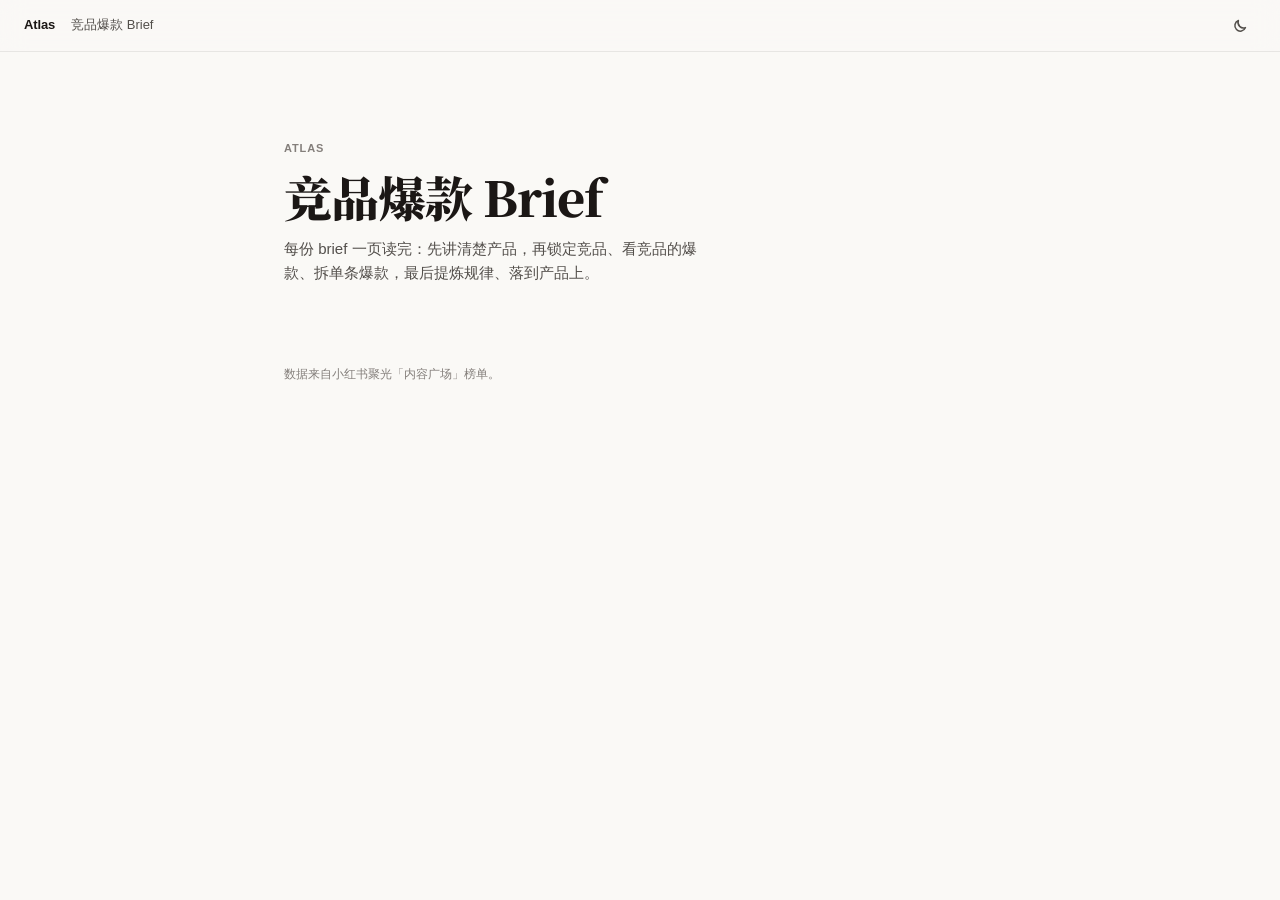
<file: workspace/site/index.html>
<!doctype html>
<html lang="zh-CN">
<head>
<meta charset="utf-8">
<meta name="viewport" content="width=device-width, initial-scale=1">
<script>try { const t = localStorage.getItem('atlas-theme'); if (t === 'light' || t === 'dark') document.documentElement.dataset.theme = t; } catch {}</script>
<title>Atlas</title>
<link rel="stylesheet" href="assets/base.css">
<style>
  .home { max-width: 760px; margin: 0 auto; padding: 88px 24px 96px; }
  .home h1 { font-family: var(--font-serif); font-weight: 900; font-size: clamp(32px, 5vw, 48px); line-height: 1.12; letter-spacing: -0.02em; margin-top: 12px; }
  .home .lede { margin-top: 14px; color: var(--ink-2); max-width: 52ch; }
  .list { list-style: none; margin: 48px 0 0; padding: 0; display: grid; gap: 12px; }
  .list a {
    display: grid; grid-template-columns: 1fr auto; align-items: center; gap: 4px 24px;
    padding: 20px 22px; border-radius: var(--r-lg); background: var(--surface); box-shadow: var(--shadow-1);
    text-decoration: none; transition: box-shadow 200ms var(--ease-out), transform 160ms var(--ease-out);
  }
  @media (hover: hover) and (pointer: fine) { .list a:hover { box-shadow: var(--shadow-2); } .list a:hover .go { color: var(--ink); } }
  .list a:active { transform: scale(0.99); }
  .list .t { display: flex; align-items: baseline; gap: 10px; font-size: 18px; font-weight: 650; letter-spacing: -0.01em; }
  .list .b { font-size: 12px; font-weight: 500; color: var(--ink-3); }
  .list .d { grid-column: 1; font-size: 14px; color: var(--ink-2); }
  .list .go { grid-row: 1 / span 2; grid-column: 2; font-size: 13px; color: var(--ink-3); white-space: nowrap; transition: color 150ms ease; }
  .list li { opacity: 0; transform: translateY(8px); animation: home-in 300ms var(--ease-out) forwards; animation-delay: calc(var(--i) * 50ms); }
  @keyframes home-in { to { opacity: 1; transform: none; } }
  @media (prefers-reduced-motion: reduce) { .list li { animation: none; opacity: 1; transform: none; } }
  .foot { margin-top: 32px; font-size: 12px; color: var(--ink-3); }
  @media (max-width: 520px) { .home { padding: 56px 16px 72px; } .list a { grid-template-columns: 1fr; } .list .go { grid-row: auto; grid-column: 1; } }
</style>
</head>
<body>
<main class="home">
  <p class="eyebrow">Atlas</p>
  <h1>竞品爆款 Brief</h1>
  <p class="lede">每份 brief 一页读完：先讲清楚产品，再锁定竞品、看竞品的爆款、拆单条爆款，最后提炼规律、落到产品上。</p>
  <ol class="list" id="list"></ol>
  <p class="foot">数据来自小红书聚光「内容广场」榜单。</p>
</main>
<script src="briefs.js"></script>
<script src="assets/ui.js"></script>
<script>
  (function () {
    const esc = (t) => String(t).replace(/[&<>"]/g, (c) => ({ '&': '&amp;', '<': '&lt;', '>': '&gt;', '"': '&quot;' }[c]));
    document.getElementById('list').innerHTML = (window.BRIEFS || []).map((b, i) => `<li style="--i:${i}">
      <a href="${esc(b.slug)}/"><span class="t">${esc(b.name)}<span class="b">${esc(b.brand)}</span></span>
        <span class="d">${esc(b.oneLine)}</span><span class="go">打开 →</span></a></li>`).join('');
    AtlasUI.topBar({ home: true });
  })();
</script>
</body>
</html>
</file>
<file: workspace/site/assets/base.css>
@import url('https://fonts.googleapis.com/css2?family=Noto+Serif+SC:wght@700;900&display=swap');

/* Atlas — brief template materials. */

:root {
  color-scheme: light;
  --bg: oklch(0.982 0.004 80);
  --surface: oklch(1 0 0);
  --surface-2: oklch(0.962 0.005 80);
  --ink: oklch(0.21 0.008 60);
  --ink-2: oklch(0.43 0.008 60);
  --ink-3: oklch(0.6 0.008 60);
  --line: rgba(20, 16, 10, 0.08);
  --line-strong: rgba(20, 16, 10, 0.14);
  --accent: oklch(0.58 0.2 27);          /* vermilion — the one accent */
  --accent-ink: oklch(0.5 0.19 27);      /* accent as text, passes 4.5:1 */
  --accent-soft: oklch(0.95 0.03 27);

  /* data series (dataviz reference palette, first three = all-pairs safe) */
  --s1: #2a78d6;
  --s2: #eb6834;
  --s3: #1baf7a;
  --s-muted: oklch(0.82 0.005 80);

  --r-sm: 8px;
  --r-md: 12px;
  --r-lg: 18px;
  --shadow-1: 0 0 0 1px var(--line), 0 1px 2px rgba(20, 16, 10, 0.04), 0 4px 12px rgba(20, 16, 10, 0.04);
  --shadow-2: 0 0 0 1px var(--line), 0 2px 4px rgba(20, 16, 10, 0.05), 0 12px 32px rgba(20, 16, 10, 0.08);

  --ease-out: cubic-bezier(0.23, 1, 0.32, 1);
  --ease-in-out: cubic-bezier(0.77, 0, 0.175, 1);
  --ease-drawer: cubic-bezier(0.32, 0.72, 0, 1);

  --font-sans: "Inter", -apple-system, BlinkMacSystemFont, "PingFang SC", "Hiragino Sans GB", "Microsoft YaHei", sans-serif;
  --font-serif: "Noto Serif SC", "Songti SC", "STSong", serif;
  --font-mono: "JetBrains Mono", ui-monospace, "SF Mono", Menlo, monospace;
}

@media (prefers-color-scheme: dark) {
  :root:not([data-theme="light"]) {
    color-scheme: dark;
    --bg: oklch(0.17 0.004 60);
    --surface: oklch(0.205 0.004 60);
    --surface-2: oklch(0.235 0.004 60);
    --ink: oklch(0.95 0.004 80);
    --ink-2: oklch(0.76 0.006 80);
    --ink-3: oklch(0.6 0.006 80);
    --line: oklch(0.28 0.004 60);
    --line-strong: oklch(0.34 0.004 60);
    --accent: oklch(0.66 0.16 27);
    --accent-ink: oklch(0.74 0.14 27);
    --accent-soft: oklch(0.27 0.04 27);
    --s1: #3987e5;
    --s2: #d95926;
    --s3: #199e70;
    --s-muted: oklch(0.36 0.004 60);
    --shadow-1: 0 0 0 1px var(--line);
    --shadow-2: 0 0 0 1px var(--line-strong), 0 12px 32px rgba(0, 0, 0, 0.4);
  }
}

:root[data-theme="dark"] {
  color-scheme: dark;
  --bg: oklch(0.17 0.004 60);
  --surface: oklch(0.205 0.004 60);
  --surface-2: oklch(0.235 0.004 60);
  --ink: oklch(0.95 0.004 80);
  --ink-2: oklch(0.76 0.006 80);
  --ink-3: oklch(0.6 0.006 80);
  --line: oklch(0.28 0.004 60);
  --line-strong: oklch(0.34 0.004 60);
  --accent: oklch(0.66 0.16 27);
  --accent-ink: oklch(0.74 0.14 27);
  --accent-soft: oklch(0.27 0.04 27);
  --s1: #3987e5;
  --s2: #d95926;
  --s3: #199e70;
  --s-muted: oklch(0.36 0.004 60);
  --shadow-1: 0 0 0 1px var(--line);
  --shadow-2: 0 0 0 1px var(--line-strong), 0 12px 32px rgba(0, 0, 0, 0.4);
}

*, *::before, *::after { box-sizing: border-box; }
html { -webkit-text-size-adjust: 100%; }
body {
  margin: 0;
  background: var(--bg);
  color: var(--ink);
  font-family: var(--font-sans);
  font-size: 15px;
  line-height: 1.6;
  -webkit-font-smoothing: antialiased;
  -moz-osx-font-smoothing: grayscale;
  text-rendering: optimizeLegibility;
}
h1, h2, h3, h4, p { margin: 0; text-wrap: pretty; }
h1, h2 { text-wrap: balance; }
button { font: inherit; color: inherit; }
a { color: inherit; }
img { display: block; max-width: 100%; }
.num { font-variant-numeric: tabular-nums; }
::selection { background: var(--accent-soft); color: var(--ink); }
:focus-visible { outline: 2px solid color-mix(in oklch, var(--ink) 55%, transparent); outline-offset: 2px; border-radius: 4px; }

.eyebrow {
  font-size: 11px;
  font-weight: 600;
  letter-spacing: 0.08em;
  text-transform: uppercase;
  color: var(--ink-3);
}

/* Sticky top bar: brand + in-page section anchors with scroll-spy */
.atlas-top {
  position: sticky; top: 0; z-index: 50;
  display: flex; align-items: center; gap: 16px;
  height: 52px; padding: 0 24px;
  background: color-mix(in oklch, var(--bg) 86%, transparent);
  -webkit-backdrop-filter: saturate(1.4) blur(12px);
  backdrop-filter: saturate(1.4) blur(12px);
  border-bottom: 1px solid var(--line);
  font-size: 13px;
}
.atlas-top .brand { font-weight: 650; letter-spacing: -0.01em; text-decoration: none; }
.atlas-top .steps { display: flex; gap: 2px; margin-left: auto; overflow-x: auto; scrollbar-width: none; }
.atlas-top .steps a {
  display: flex; align-items: center; gap: 6px; white-space: nowrap;
  padding: 6px 10px; border-radius: 999px; color: var(--ink-3); text-decoration: none;
  transition: color 150ms ease, background-color 150ms ease;
}
@media (hover: hover) and (pointer: fine) { .atlas-top .steps a:hover { color: var(--ink); } }
.atlas-top .steps a[aria-current] { color: var(--ink); background: var(--surface-2); }
.atlas-top > * { white-space: nowrap; flex-shrink: 0; }
.atlas-top .steps { flex-shrink: 1; min-width: 0; }
@media (max-width: 720px) { .atlas-top { padding: 0 8px 0 16px; gap: 10px; } .atlas-top .crumb { display: none; } .atlas-top .steps a { padding: 6px 8px; } }

/* Real cover image (crawled), cropped to the 小红书 3:4 frame */
.cover-photo { background: var(--surface-2); }
.cover-photo img { position: absolute; inset: 0; width: 100%; height: 100%; object-fit: cover; }

/* Simulated note cover (小红书 3:4). Real crawls will swap in <img>. */
.cover {
  position: relative; aspect-ratio: 3 / 4; overflow: hidden;
  border-radius: var(--r-md);
  background: linear-gradient(160deg, var(--c1), var(--c2));
  color: var(--cfg, #fff);
  isolation: isolate;
}
.cover::after { /* image outline so covers sit on any surface */
  content: ""; position: absolute; inset: 0; border-radius: inherit;
  box-shadow: inset 0 0 0 1px rgba(0, 0, 0, 0.06); pointer-events: none;
}
.cover-text {
  position: absolute; left: 10%; right: 10%; top: 12%;
  font-family: var(--font-serif); font-weight: 800;
  font-size: clamp(14px, 1.9cqi + 8px, 26px); line-height: 1.18; letter-spacing: -0.01em;
  text-wrap: balance;
}
.cover-wrap { container-type: inline-size; }
.cover-tag {
  position: absolute; left: 8px; bottom: 8px;
  padding: 2px 7px; border-radius: 999px; font-size: 11px; font-weight: 600;
  background: rgba(0, 0, 0, 0.38); color: #fff;
  -webkit-backdrop-filter: blur(6px); backdrop-filter: blur(6px);
}
.cover-play {
  position: absolute; right: 8px; top: 8px; width: 22px; height: 22px; border-radius: 50%;
  display: grid; place-items: center; background: rgba(0, 0, 0, 0.38); color: #fff; font-size: 9px;
}
.cover-figure { /* a stand-in silhouette for "真人出镜" covers */
  position: absolute; left: 50%; bottom: -6%; width: 62%; aspect-ratio: 1 / 1.25; transform: translateX(-50%);
  border-radius: 50% 50% 18% 18% / 42% 42% 18% 18%;
  background: rgba(255, 255, 255, 0.22);
}
.cover-figure::before {
  content: ""; position: absolute; left: 50%; top: -34%; width: 46%; aspect-ratio: 1; transform: translateX(-50%);
  border-radius: 50%; background: rgba(255, 255, 255, 0.28);
}

#stage { padding-bottom: 64px; }

/* ---------- video: play control on covers + modal player ---------- */
.cover-playbtn {
  position: absolute; inset: 0; z-index: 1;
  display: grid; place-items: center;
  border: 0; padding: 0; background: transparent; cursor: pointer;
  border-radius: inherit;
}
.cover-playbtn .pb-dot {
  display: grid; place-items: center; width: 44px; height: 44px; border-radius: 50%;
  padding-left: 3px; font-size: 14px; color: #fff;
  background: rgba(0, 0, 0, 0.46);
  -webkit-backdrop-filter: blur(8px); backdrop-filter: blur(8px);
  box-shadow: 0 0 0 1px rgba(255, 255, 255, 0.18) inset;
  transition: transform 160ms var(--ease-out), background-color 150ms ease;
}
.cover-playbtn .pb-dur {
  position: absolute; right: 8px; top: 8px; padding: 2px 7px; border-radius: 999px;
  font-size: 11px; font-weight: 600; color: #fff; background: rgba(0, 0, 0, 0.46);
}
@media (hover: hover) and (pointer: fine) {
  .cover-playbtn:hover .pb-dot { background: rgba(0, 0, 0, 0.62); transform: scale(1.06); }
}
.cover-playbtn:active .pb-dot { transform: scale(0.94); }
.cover-playbtn:focus-visible { outline: 2px solid #fff; outline-offset: -4px; }
.cover-play-live { background: var(--accent); }

.play-link {
  display: inline-flex; align-items: center; gap: 4px;
  min-height: 28px; padding: 0 10px; border: 0; border-radius: 999px;
  background: var(--accent-soft); color: var(--accent-ink);
  font-size: 12px; font-weight: 600; cursor: pointer;
  transition: transform 160ms var(--ease-out), background-color 150ms ease;
}
@media (hover: hover) and (pointer: fine) { .play-link:hover { background: color-mix(in oklch, var(--accent-soft) 80%, var(--accent)); } }
.play-link:active { transform: scale(0.97); }

.atlas-player {
  width: fit-content; max-width: min(92vw, 980px); padding: 0; border: 0; border-radius: var(--r-lg);
  background: transparent; color: #fff; overflow: hidden;
  box-shadow: 0 24px 64px rgba(0, 0, 0, 0.4);
  opacity: 1; transform: none;
  transition: opacity 200ms var(--ease-out), transform 200ms var(--ease-out), overlay 200ms allow-discrete, display 200ms allow-discrete;
}
@starting-style { .atlas-player[open] { opacity: 0; transform: scale(0.96); } }
.atlas-player::backdrop { background: rgba(10, 8, 6, 0.72); transition: background-color 200ms ease; }
@starting-style { .atlas-player[open]::backdrop { background: rgba(10, 8, 6, 0); } }
.ap-box { display: grid; background: #000; max-width: 100%; }
.atlas-player video { display: block; width: 100%; max-height: calc(86dvh - 64px); background: #000; }
.ap-bar { display: flex; align-items: center; gap: 12px; padding: 12px 16px; background: #111; }
.ap-meta { min-width: 0; flex: 1; }
.ap-t { font-size: 14px; font-weight: 600; white-space: nowrap; overflow: hidden; text-overflow: ellipsis; }
.ap-m { font-size: 12px; color: rgba(255, 255, 255, 0.6); }
.ap-ext { font-size: 13px; color: rgba(255, 255, 255, 0.8); text-decoration: none; white-space: nowrap; }
.ap-close {
  width: 36px; height: 36px; border: 0; border-radius: 50%; flex: none;
  background: rgba(255, 255, 255, 0.12); color: #fff; cursor: pointer;
  transition: transform 160ms var(--ease-out), background-color 150ms ease;
}
@media (hover: hover) and (pointer: fine) { .ap-close:hover { background: rgba(255, 255, 255, 0.2); } .ap-ext:hover { color: #fff; } }
.ap-close:active { transform: scale(0.94); }
.ap-close:focus-visible, .ap-ext:focus-visible { outline: 2px solid rgba(255, 255, 255, 0.6); outline-offset: 2px; }
@media (prefers-reduced-motion: reduce) {
  .atlas-player, .atlas-player::backdrop { transition: none; }
}

/* theme toggle in the top bar; transitions are suppressed for the frame the theme flips */
.theme-btn {
  flex: none; display: grid; place-items: center; width: 32px; height: 32px; margin-left: 4px;
  border: 0; border-radius: 50%; background: transparent; color: var(--ink-2); cursor: pointer;
  transition: background-color 150ms ease, color 150ms ease, transform 160ms var(--ease-out);
}
.theme-btn svg { width: 16px; height: 16px; }
@media (hover: hover) and (pointer: fine) { .theme-btn:hover { background: var(--surface-2); color: var(--ink); } }
.theme-btn:active { transform: scale(0.94); }
.theme-switching *, .theme-switching *::before, .theme-switching *::after { transition: none !important; }

/* ---------- structured summary strip (池子 → 怎么筛 → 结果 → 共性) ---------- */
.sum {
  list-style: none; margin: 28px 0 24px; padding: 0;
  display: grid; grid-template-columns: 1fr 1.15fr 1.15fr 1.4fr;
  border-radius: var(--r-lg); background: var(--surface); box-shadow: var(--shadow-1); overflow: hidden;
}
.sum-step { position: relative; display: grid; align-content: start; gap: 8px; padding: 16px 18px 18px; min-width: 0; }
.sum-step + .sum-step { box-shadow: inset 1px 0 0 var(--line); }
.sum-step + .sum-step::before { /* chevron on the seam between steps */
  content: ""; position: absolute; left: -5px; top: 21px; width: 8px; height: 8px;
  border-top: 1px solid var(--line-strong); border-right: 1px solid var(--line-strong);
  background: var(--surface); transform: rotate(45deg);
}
.sum-k { display: flex; align-items: center; gap: 8px; font-size: 12px; font-weight: 600; color: var(--ink-3); letter-spacing: 0.02em; }
.sum-n {
  display: grid; place-items: center; width: 18px; height: 18px; border-radius: 50%;
  font-size: 11px; background: var(--surface-2); color: var(--ink-2);
}
.sum-v { font-size: 13px; line-height: 1.65; color: var(--ink); text-wrap: pretty; }
.sum-v b, .sum-v strong { font-weight: 600; }
.sum-v .mut { color: var(--ink-3); }
.sum-v ul { margin: 0; padding: 0; list-style: none; display: grid; gap: 6px; }
.sum-v li { position: relative; padding-left: 12px; }
.sum-v li::before { content: ""; position: absolute; left: 0; top: 0.72em; width: 4px; height: 4px; border-radius: 50%; background: var(--ink-3); }
.sum-v .tags { display: flex; flex-wrap: wrap; gap: 4px 6px; margin-top: 4px; }
.sum-v .tag { padding: 1px 8px; border-radius: 999px; font-size: 12px; background: var(--surface-2); color: var(--ink-2); }
.sum-key { background: color-mix(in oklch, var(--accent-soft) 55%, var(--surface)); }
.sum-key .sum-n { background: var(--accent); color: #fff; }
.sum-key .sum-k { color: var(--accent-ink); }
.sum-key + .sum-step::before, .sum-step.sum-key::before { background: color-mix(in oklch, var(--accent-soft) 55%, var(--surface)); }
@media (max-width: 860px) {
  .sum { grid-template-columns: 1fr 1fr; }
  .sum-step:nth-child(3) { box-shadow: inset 0 1px 0 var(--line); }
  .sum-step:nth-child(4) { box-shadow: inset 1px 0 0 var(--line), inset 0 1px 0 var(--line); }
  .sum-step:nth-child(3)::before { display: none; }
}
@media (max-width: 520px) {
  .sum { grid-template-columns: 1fr; }
  .sum-step + .sum-step, .sum-step:nth-child(4) { box-shadow: inset 0 1px 0 var(--line); }
  .sum-step + .sum-step::before { display: block; left: 24px; top: -5px; transform: rotate(135deg); }
  .sum-step:nth-child(3)::before { display: block; }
}

/* ---------- image-post gallery inside the viewer ---------- */
.pb-dot-img { padding-left: 0; }
.ag { position: relative; background: #000; }
.ag-track {
  display: flex; overflow-x: auto; scroll-snap-type: x mandatory; overscroll-behavior-x: contain;
  scrollbar-width: none; max-height: calc(86dvh - 64px);
}
.ag-track::-webkit-scrollbar { display: none; }
.ag-track:focus-visible { outline: 2px solid rgba(255, 255, 255, 0.5); outline-offset: -2px; }
.ag-slide { flex: 0 0 100%; min-width: 0; margin: 0; scroll-snap-align: start; scroll-snap-stop: always; display: grid; place-items: center; overflow: hidden; }
.ag-slide img { display: block; width: 100%; height: auto; max-height: calc(86dvh - 64px); object-fit: contain; }
.ag-nav {
  position: absolute; top: 50%; translate: 0 -50%; width: 36px; height: 36px; border: 0; border-radius: 50%;
  background: rgba(0, 0, 0, 0.45); color: #fff; font-size: 22px; line-height: 1; cursor: pointer;
  -webkit-backdrop-filter: blur(8px); backdrop-filter: blur(8px);
  transition: background-color 150ms ease, transform 160ms var(--ease-out);
}
.ag-prev { left: 10px; } .ag-next { right: 10px; }
@media (hover: hover) and (pointer: fine) { .ag-nav:hover { background: rgba(0, 0, 0, 0.65); } }
.ag-nav:active { transform: scale(0.94); }
.ag-nav:focus-visible { outline: 2px solid rgba(255, 255, 255, 0.6); outline-offset: 2px; }
.ag-count { position: absolute; right: 10px; top: 10px; padding: 2px 8px; border-radius: 999px; font-size: 12px; color: #fff; background: rgba(0, 0, 0, 0.45); }
.ap-body {
  max-height: 22dvh; overflow-y: auto; padding: 0 16px 14px; background: #111;
  font-size: 13px; line-height: 1.7; color: rgba(255, 255, 255, 0.78); white-space: normal; text-wrap: pretty;
}
</file>
